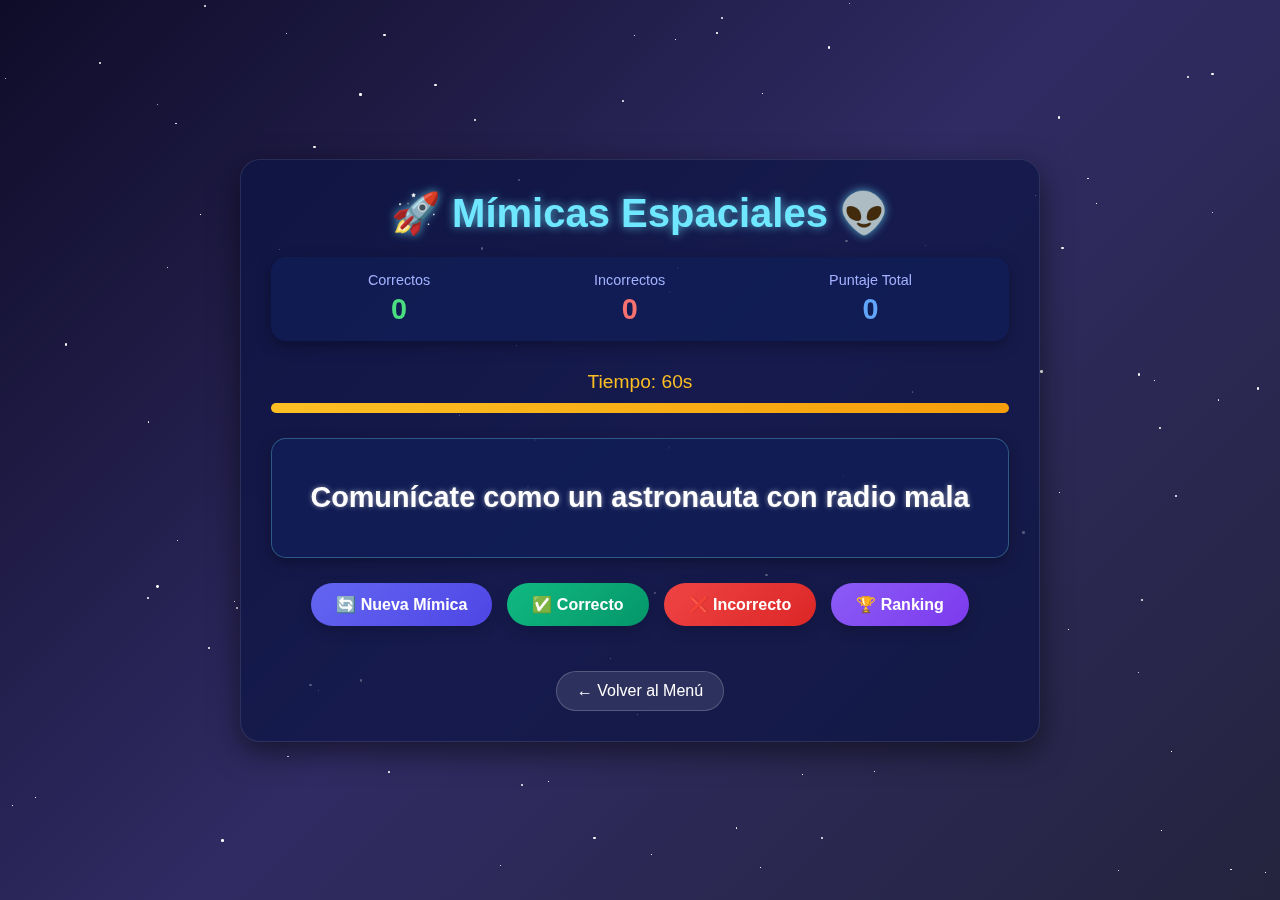
<file: juego1.html>
<!DOCTYPE html>
<html lang="es">
<head>
    <meta charset="UTF-8">
    <meta name="viewport" content="width=device-width, initial-scale=1.0">
    <title>Mímicas Espaciales</title>
    <style>
        /* Estilos generales */
        * {
            margin: 0;
            padding: 0;
            box-sizing: border-box;
            font-family: 'Segoe UI', Tahoma, Geneva, Verdana, sans-serif;
        }

        body {
            background: linear-gradient(135deg, #0f0c29, #302b63, #24243e);
            color: white;
            min-height: 100vh;
            padding: 20px;
            display: flex;
            justify-content: center;
            align-items: center;
            overflow-x: hidden;
        }

        /* Estrellas de fondo */
        .stars {
            position: fixed;
            top: 0;
            left: 0;
            width: 100%;
            height: 100%;
            z-index: -1;
        }

        .star {
            position: absolute;
            background-color: white;
            border-radius: 50%;
            animation: twinkle 5s infinite;
        }

        @keyframes twinkle {
            0%, 100% { opacity: 0.2; }
            50% { opacity: 1; }
        }

        /* Contenedor principal */
        .game-container {
            background: rgba(12, 20, 69, 0.7);
            border-radius: 20px;
            padding: 30px;
            max-width: 800px;
            width: 100%;
            text-align: center;
            box-shadow: 0 10px 30px rgba(0, 0, 0, 0.5);
            border: 1px solid rgba(255, 255, 255, 0.1);
            position: relative;
            z-index: 1;
        }

        h1 {
            font-size: 2.5rem;
            margin-bottom: 20px;
            color: #6ee7ff;
            text-shadow: 0 0 10px rgba(110, 231, 255, 0.7);
        }

        /* Panel de puntuación */
        .score-panel {
            display: flex;
            justify-content: space-around;
            background: rgba(16, 30, 86, 0.8);
            border-radius: 15px;
            padding: 15px;
            margin-bottom: 30px;
            box-shadow: 0 5px 15px rgba(0, 0, 0, 0.3);
        }

        .score-item {
            display: flex;
            flex-direction: column;
            align-items: center;
        }

        .score-label {
            font-size: 0.9rem;
            margin-bottom: 5px;
            color: #a3b1ff;
        }

        .score-value {
            font-size: 1.8rem;
            font-weight: bold;
            color: white;
        }

        .correct { color: #4ade80; }
        .incorrect { color: #f87171; }
        .total { color: #60a5fa; }

        /* Temporizador */
        .timer-container {
            margin: 20px 0;
        }

        .timer {
            font-size: 1.2rem;
            color: #fbbf24;
            margin-bottom: 10px;
        }

        .progress-bar {
            height: 10px;
            background: rgba(255, 255, 255, 0.1);
            border-radius: 5px;
            overflow: hidden;
        }

        .progress {
            height: 100%;
            background: linear-gradient(90deg, #fbbf24, #f59e0b);
            width: 100%;
            transition: width 1s linear;
        }

        /* Mímica actual */
        .mimica-container {
            background: rgba(16, 30, 86, 0.8);
            border-radius: 15px;
            padding: 25px;
            margin: 25px 0;
            min-height: 120px;
            display: flex;
            align-items: center;
            justify-content: center;
            box-shadow: 0 5px 15px rgba(0, 0, 0, 0.3);
            border: 1px solid rgba(110, 231, 255, 0.3);
        }

        #mimicaTexto {
            font-size: 1.8rem;
            color: white;
            text-shadow: 0 0 5px rgba(255, 255, 255, 0.5);
        }

        /* Botones */
        .btn-group {
            display: flex;
            justify-content: center;
            gap: 15px;
            margin: 25px 0;
            flex-wrap: wrap;
        }

        button {
            padding: 12px 25px;
            border: none;
            border-radius: 50px;
            font-size: 1rem;
            font-weight: bold;
            cursor: pointer;
            transition: all 0.3s ease;
            box-shadow: 0 5px 15px rgba(0, 0, 0, 0.2);
        }

        button:hover {
            transform: translateY(-3px);
            box-shadow: 0 8px 20px rgba(0, 0, 0, 0.3);
        }

        button:active {
            transform: translateY(1px);
        }

        .menu-btn {
            background: linear-gradient(135deg, #6366f1, #4f46e5);
            color: white;
        }

        .btn-good {
            background: linear-gradient(135deg, #10b981, #059669);
            color: white;
        }

        .btn-bad {
            background: linear-gradient(135deg, #ef4444, #dc2626);
            color: white;
        }

        .ranking-btn {
            background: linear-gradient(135deg, #8b5cf6, #7c3aed);
            color: white;
        }

        .back-btn {
            display: inline-block;
            margin-top: 20px;
            padding: 10px 20px;
            background: rgba(255, 255, 255, 0.1);
            color: white;
            text-decoration: none;
            border-radius: 50px;
            transition: all 0.3s ease;
            border: 1px solid rgba(255, 255, 255, 0.2);
        }

        .back-btn:hover {
            background: rgba(255, 255, 255, 0.2);
            transform: translateY(-2px);
        }

        /* Efectos de animación */
        @keyframes pulse {
            0% { transform: scale(1); }
            50% { transform: scale(1.05); }
            100% { transform: scale(1); }
        }

        .pulse {
            animation: pulse 0.5s ease;
        }

        /* Modales */
        .modal {
            position: fixed;
            top: 0;
            left: 0;
            width: 100%;
            height: 100%;
            background: rgba(0, 0, 0, 0.8);
            display: flex;
            justify-content: center;
            align-items: center;
            z-index: 1000;
        }

        .modal-content {
            background: linear-gradient(135deg, #1e1b4b, #312e81);
            padding: 30px;
            border-radius: 20px;
            max-width: 500px;
            width: 90%;
            text-align: center;
            box-shadow: 0 10px 30px rgba(0, 0, 0, 0.5);
            border: 1px solid rgba(255, 255, 255, 0.1);
        }

        .modal h2 {
            margin-bottom: 20px;
            color: #6ee7ff;
        }

        .modal form {
            display: flex;
            flex-direction: column;
            gap: 15px;
            margin-top: 20px;
        }

        .modal input {
            padding: 12px;
            border-radius: 10px;
            border: 1px solid rgba(255, 255, 255, 0.2);
            background: rgba(255, 255, 255, 0.1);
            color: white;
            font-size: 1rem;
        }

        .modal button {
            margin-top: 10px;
        }

        #listaRanking {
            margin: 20px 0;
            max-height: 300px;
            overflow-y: auto;
        }

        .ranking-item {
            display: flex;
            justify-content: space-between;
            padding: 10px;
            border-bottom: 1px solid rgba(255, 255, 255, 0.1);
        }

        .ranking-nombre {
            text-align: left;
        }

        .ranking-puntaje {
            text-align: right;
            font-weight: bold;
            color: #6ee7ff;
        }

        /* Responsive */
        @media (max-width: 600px) {
            .game-container {
                padding: 20px;
            }

            h1 {
                font-size: 2rem;
            }

            .score-panel {
                flex-direction: column;
                gap: 15px;
            }

            .btn-group {
                flex-direction: column;
            }

            #mimicaTexto {
                font-size: 1.4rem;
            }
        }
    </style>
</head>

<body>
<!-- Fondo de estrellas -->
<div class="stars" id="stars"></div>

<div class="game-container">
    <h1>🚀 Mímicas Espaciales 👽</h1>

    <div class="score-panel">
        <div class="score-item">
            <div class="score-label">Correctos</div>
            <div id="correctos" class="score-value correct">0</div>
        </div>
        <div class="score-item">
            <div class="score-label">Incorrectos</div>
            <div id="incorrectos" class="score-value incorrect">0</div>
        </div>
        <div class="score-item">
            <div class="score-label">Puntaje Total</div>
            <div id="total" class="score-value total">0</div>
        </div>
    </div>

    <div class="timer-container">
        <div class="timer">Tiempo: <span id="tiempo">60</span>s</div>
        <div class="progress-bar">
            <div class="progress" id="progress"></div>
        </div>
    </div>

    <div class="mimica-container">
        <h2 id="mimicaTexto">Cargando mímica...</h2>
    </div>

    <div class="btn-group">
        <button class="menu-btn" onclick="nuevaMimica()">🔄 Nueva Mímica</button>
        <button class="btn-good" onclick="respuestaCorrecta()">✅ Correcto</button>
        <button class="btn-bad" onclick="respuestaIncorrecta()">❌ Incorrecto</button>
        <button class="ranking-btn" onclick="mostrarRanking()">🏆 Ranking</button>
    </div>

    <a href="menu.html" class="back-btn">← Volver al Menú</a>
</div>

<!-- Modal para ingresar nombre al final del juego -->
<div id="modalFinJuego" class="modal" style="display: none;">
    <div class="modal-content">
        <h2>¡Tiempo agotado!</h2>
        <p>Tu puntuación: <span id="puntuacionFinal"></span></p>
        <form id="formPuntaje">
            <label for="nombreJugador">Ingresa tu nombre:</label>
            <input type="text" id="nombreJugador" required maxlength="15">
            <button type="submit">Guardar en Ranking</button>
        </form>
    </div>
</div>

<!-- Modal para mostrar el ranking -->
<div id="modalRanking" class="modal" style="display: none;">
    <div class="modal-content">
        <h2>🏆 Ranking de Mímicas Espaciales</h2>
        <div id="listaRanking"></div>
        <button onclick="cerrarModalRanking()">Cerrar</button>
    </div>
</div>

<script>
    // Base de datos de mímicas espaciales expandida
    const mímicas = [
        "Imita a un alien saludando",
        "Actúa como si flotaras sin gravedad",
        "Simula manejar una nave espacial",
        "Imita un robot espacial defectuoso",
        "Haz como que esquivas meteoritos",
        "Comunícate como un astronauta con radio mala",
        "Finge que descubres un planeta nuevo",
        "Imita a un cohete despegando",
        "Representa un extraterrestre comiendo comida terrestre por primera vez",
        "Simula caminar en la Luna con baja gravedad",
        "Imita a un satélite girando alrededor de la Tierra",
        "Actúa como un astronauta reparando su traje en el espacio",
        "Representa un agujero negro absorbiendo objetos cercanos",
        "Simula el aterrizaje de emergencia en un planeta desconocido",
        "Imita a un marciano bailando música terrestre",
        "Actúa como si estuvieras en una caminata espacial",
        "Representa el despegue de un cohete en cámara lenta",
        "Simula la comunicación con una inteligencia extraterrestre",
        "Imita a un astronauta comiendo en el espacio",
        "Representa la vida en una estación espacial",
        "Simula la recolección de muestras en Marte",
        "Imita un OVNI volando en forma de zigzag",
        "Representa la falta de oxígeno en el espacio",
        "Simula la instalación de paneles solares en una nave",
        "Imita un robot explorador de planetas"
    ];

    // Variables del juego
    let correctos = 0;
    let incorrectos = 0;
    let tiempoRestante = 60;
    let temporizador;
    let mímicasUsadas = [];

    // Elementos DOM
    const mimicaTexto = document.getElementById("mimicaTexto");
    const tiempoElemento = document.getElementById("tiempo");
    const progressBar = document.getElementById("progress");
    const modalFinJuego = document.getElementById("modalFinJuego");
    const modalRanking = document.getElementById("modalRanking");
    const formPuntaje = document.getElementById("formPuntaje");
    const puntuacionFinal = document.getElementById("puntuacionFinal");
    const listaRanking = document.getElementById("listaRanking");

    // Inicializar el juego
    function iniciarJuego() {
        // Crear estrellas de fondo
        crearEstrellas();

        // Iniciar temporizador
        iniciarTemporizador();

        // Mostrar primera mímica
        nuevaMimica();

        // Configurar el formulario para guardar puntaje
        formPuntaje.addEventListener('submit', guardarPuntaje);
    }

    // Crear estrellas animadas en el fondo
    function crearEstrellas() {
        const starsContainer = document.getElementById("stars");
        const starCount = 100;

        for (let i = 0; i < starCount; i++) {
            const star = document.createElement("div");
            star.classList.add("star");

            // Tamaño aleatorio
            const size = Math.random() * 3;
            star.style.width = `${size}px`;
            star.style.height = `${size}px`;

            // Posición aleatoria
            star.style.left = `${Math.random() * 100}%`;
            star.style.top = `${Math.random() * 100}%`;

            // Retraso de animación aleatorio
            star.style.animationDelay = `${Math.random() * 5}s`;

            starsContainer.appendChild(star);
        }
    }

    // Iniciar temporizador del juego
    function iniciarTemporizador() {
        tiempoRestante = 60;
        actualizarTemporizador();

        temporizador = setInterval(() => {
            tiempoRestante--;
            actualizarTemporizador();

            if (tiempoRestante <= 0) {
                clearInterval(temporizador);
                finDelJuego();
            }
        }, 1000);
    }

    // Actualizar visualización del temporizador
    function actualizarTemporizador() {
        tiempoElemento.textContent = tiempoRestante;
        progressBar.style.width = `${(tiempoRestante / 60) * 100}%`;

        // Cambiar color según el tiempo restante
        if (tiempoRestante <= 10) {
            progressBar.style.background = "linear-gradient(90deg, #ef4444, #dc2626)";
        } else if (tiempoRestante <= 30) {
            progressBar.style.background = "linear-gradient(90deg, #f59e0b, #d97706)";
        }
    }

    // Generar una nueva mímica
    function nuevaMimica() {
        // Reiniciar el temporizador si se acabó el tiempo
        if (tiempoRestante <= 0) {
            reiniciarJuego();
            return;
        }

        // Si ya usamos todas las mímicas, reiniciamos la lista
        if (mímicasUsadas.length === mímicas.length) {
            mímicasUsadas = [];
        }

        // Seleccionar una mímica no usada recientemente
        let mímica;
        do {
            mímica = mímicas[Math.floor(Math.random() * mímicas.length)];
        } while (mímicasUsadas.includes(mímica) && mímicasUsadas.length < mímicas.length);

        // Agregar a usadas y mantener solo las últimas 5
        mímicasUsadas.push(mímica);
        if (mímicasUsadas.length > 5) {
            mímicasUsadas.shift();
        }

        // Mostrar la mímica con efecto
        mimicaTexto.textContent = mímica;
        mimicaTexto.parentElement.classList.add("pulse");

        // Remover la clase de animación después de que termine
        setTimeout(() => {
            mimicaTexto.parentElement.classList.remove("pulse");
        }, 500);
    }

    // Manejar respuesta correcta
    function respuestaCorrecta() {
        correctos++;
        actualizarPuntaje();

        // Efecto visual de acierto
        document.querySelector(".score-item:nth-child(1)").classList.add("pulse");
        setTimeout(() => {
            document.querySelector(".score-item:nth-child(1)").classList.remove("pulse");
        }, 500);

        nuevaMimica();
    }

    // Manejar respuesta incorrecta
    function respuestaIncorrecta() {
        incorrectos++;
        actualizarPuntaje();

        // Efecto visual de error
        document.querySelector(".score-item:nth-child(2)").classList.add("pulse");
        setTimeout(() => {
            document.querySelector(".score-item:nth-child(2)").classList.remove("pulse");
        }, 500);

        nuevaMimica();
    }

    // Actualizar la puntuación en pantalla
    function actualizarPuntaje() {
        document.getElementById("correctos").textContent = correctos;
        document.getElementById("incorrectos").textContent = incorrectos;
        document.getElementById("total").textContent = correctos - incorrectos;
    }

    // Finalizar el juego
    function finDelJuego() {
        mimicaTexto.textContent = "¡Tiempo agotado!";

        // Mostrar resultado final
        setTimeout(() => {
            const puntuacion = correctos - incorrectos;
            puntuacionFinal.textContent = puntuacion;

            // Mostrar modal para ingresar nombre
            modalFinJuego.style.display = 'flex';
        }, 1500);
    }

    // Guardar puntaje en el ranking
    function guardarPuntaje(e) {
        e.preventDefault();

        const nombre = document.getElementById('nombreJugador').value.trim();
        const puntuacion = correctos - incorrectos;

        if (nombre) {
            // Obtener ranking actual del localStorage
            let ranking = JSON.parse(localStorage.getItem('rankingMimicasEspaciales')) || [];

            // Agregar nuevo puntaje
            ranking.push({ nombre, puntuacion });

            // Ordenar por puntuación (descendente)
            ranking.sort((a, b) => b.puntuacion - a.puntuacion);

            // Mantener solo los top 10
            ranking = ranking.slice(0, 10);

            // Guardar en localStorage
            localStorage.setItem('rankingMimicasEspaciales', JSON.stringify(ranking));

            // Cerrar modal y mostrar ranking
            modalFinJuego.style.display = 'none';
            mostrarRanking();
        }
    }

    // Mostrar el ranking
    function mostrarRanking() {
        // Obtener ranking del localStorage
        const ranking = JSON.parse(localStorage.getItem('rankingMimicasEspaciales')) || [];

        // Limpiar lista
        listaRanking.innerHTML = '';

        if (ranking.length === 0) {
            listaRanking.innerHTML = '<p>No hay puntuaciones aún. ¡Sé el primero!</p>';
        } else {
            // Crear elementos para cada puntuación
            ranking.forEach((item, index) => {
                const div = document.createElement('div');
                div.className = 'ranking-item';

                // Destacar las primeras tres posiciones
                let emoji = '';
                if (index === 0) emoji = '🥇';
                else if (index === 1) emoji = '🥈';
                else if (index === 2) emoji = '🥉';

                div.innerHTML = `
                        <span class="ranking-nombre">${emoji} ${index + 1}. ${item.nombre}</span>
                        <span class="ranking-puntaje">${item.puntuacion} pts</span>
                    `;
                listaRanking.appendChild(div);
            });
        }

        // Mostrar modal
        modalRanking.style.display = 'flex';
    }

    // Cerrar modal del ranking
    function cerrarModalRanking() {
        modalRanking.style.display = 'none';
    }

    // Reiniciar el juego
    function reiniciarJuego() {
        correctos = 0;
        incorrectos = 0;
        actualizarPuntaje();

        // Restaurar botones originales
        const btnGroup = document.querySelector(".btn-group");
        btnGroup.innerHTML = `
                <button class="menu-btn" onclick="nuevaMimica()">🔄 Nueva Mímica</button>
                <button class="btn-good" onclick="respuestaCorrecta()">✅ Correcto</button>
                <button class="btn-bad" onclick="respuestaIncorrecta()">❌ Incorrecto</button>
                <button class="ranking-btn" onclick="mostrarRanking()">🏆 Ranking</button>
            `;

        // Reiniciar temporizador
        clearInterval(temporizador);
        iniciarTemporizador();

        // Nueva mímica
        nuevaMimica();
    }

    // Iniciar el juego cuando se carga la página
    window.onload = iniciarJuego;
</script>
</body>
</html>
</file>
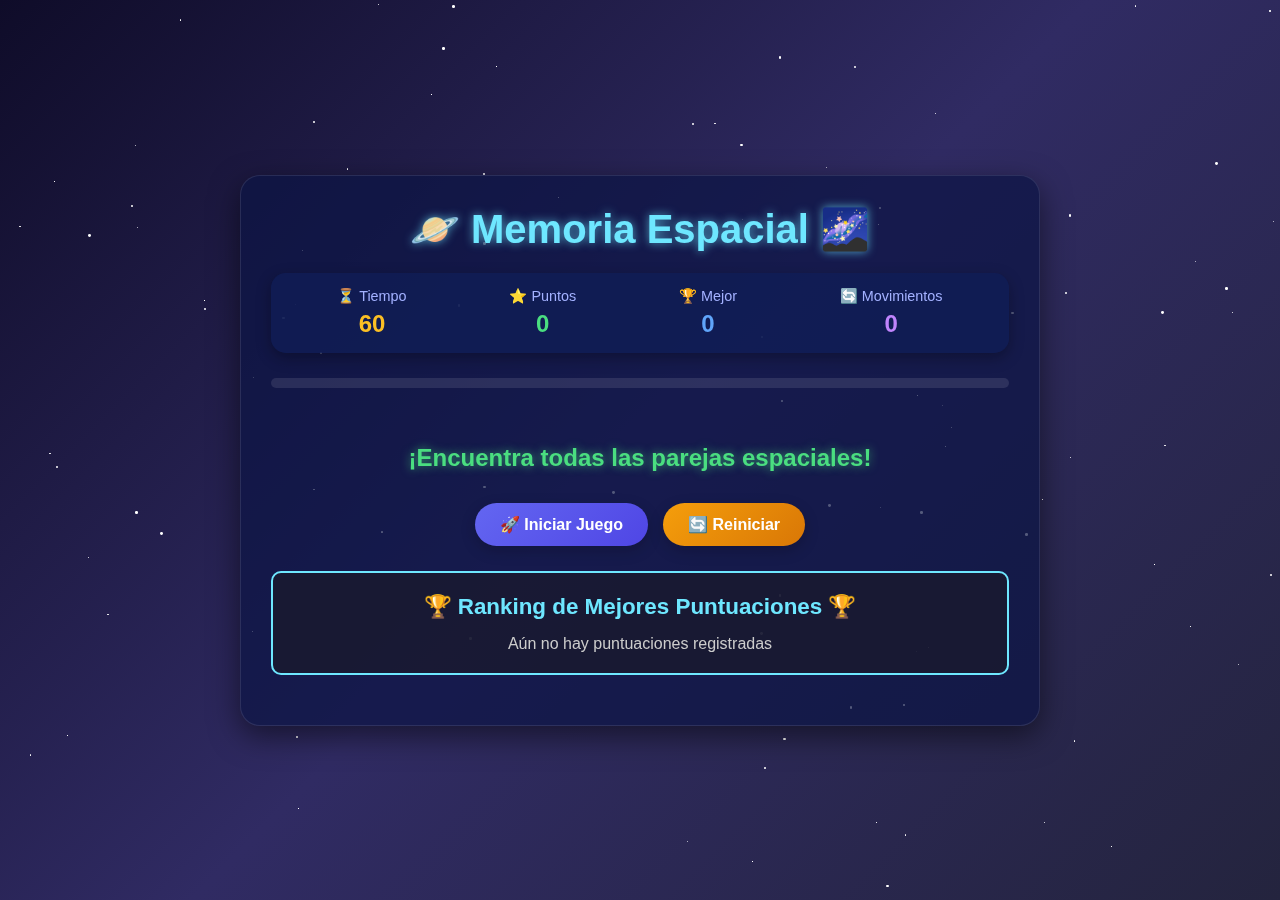
<file: juego3.html>
<!DOCTYPE html>
<html lang="es">
<head>
    <meta charset="UTF-8">
    <meta name="viewport" content="width=device-width, initial-scale=1.0">
    <title>Memoria Espacial</title>
    <style>
        * {
            margin: 0;
            padding: 0;
            box-sizing: border-box;
            font-family: 'Segoe UI', Tahoma, Geneva, Verdana, sans-serif;
        }

        body {
            background: linear-gradient(135deg, #0f0c29, #302b63, #24243e);
            color: white;
            min-height: 100vh;
            padding: 20px;
            display: flex;
            justify-content: center;
            align-items: center;
            overflow-x: hidden;
        }

        /* Estrellas de fondo */
        .stars {
            position: fixed;
            top: 0;
            left: 0;
            width: 100%;
            height: 100%;
            z-index: -1;
        }

        .star {
            position: absolute;
            background-color: white;
            border-radius: 50%;
            animation: twinkle 5s infinite;
        }

        @keyframes twinkle {
            0%, 100% { opacity: 0.2; }
            50% { opacity: 1; }
        }

        /* Contenedor principal */
        .game-container {
            background: rgba(12, 20, 69, 0.7);
            border-radius: 20px;
            padding: 30px;
            max-width: 800px;
            width: 100%;
            text-align: center;
            box-shadow: 0 10px 30px rgba(0, 0, 0, 0.5);
            border: 1px solid rgba(255, 255, 255, 0.1);
            position: relative;
            z-index: 1;
        }

        h1 {
            font-size: 2.5rem;
            margin-bottom: 20px;
            color: #6ee7ff;
            text-shadow: 0 0 10px rgba(110, 231, 255, 0.7);
        }

        /* Panel de información */
        .info-panel {
            display: flex;
            justify-content: space-around;
            background: rgba(16, 30, 86, 0.8);
            border-radius: 15px;
            padding: 15px;
            margin-bottom: 25px;
            box-shadow: 0 5px 15px rgba(0, 0, 0, 0.3);
        }

        .info-item {
            display: flex;
            flex-direction: column;
            align-items: center;
        }

        .info-label {
            font-size: 0.9rem;
            margin-bottom: 5px;
            color: #a3b1ff;
        }

        .info-value {
            font-size: 1.5rem;
            font-weight: bold;
            color: white;
        }

        .time { color: #fbbf24; }
        .score { color: #4ade80; }
        .best { color: #60a5fa; }
        .moves { color: #c084fc; }

        /* Barra de progreso */
        .progress-container {
            margin: 15px 0;
        }

        .progress-bar {
            height: 10px;
            background: rgba(255, 255, 255, 0.1);
            border-radius: 5px;
            overflow: hidden;
        }

        .progress {
            height: 100%;
            background: linear-gradient(90deg, #6ee7ff, #4fd1e7);
            width: 0%;
            transition: width 0.5s ease;
        }

        /* Tablero de juego */
        #game-board {
            display: grid;
            grid-template-columns: repeat(4, 1fr);
            gap: 15px;
            margin: 25px auto;
            max-width: 500px;
        }

        .card {
            aspect-ratio: 1;
            position: relative;
            cursor: pointer;
            transition: all 0.3s ease;
            transform-style: preserve-3d;
            perspective: 1000px;
        }

        .card-inner {
            position: absolute;
            width: 100%;
            height: 100%;
            transition: transform 0.6s;
            transform-style: preserve-3d;
            border-radius: 12px;
            box-shadow: 0 4px 8px rgba(0, 0, 0, 0.3);
        }

        .card.flipped .card-inner {
            transform: rotateY(180deg);
        }

        .card-front, .card-back {
            position: absolute;
            width: 100%;
            height: 100%;
            backface-visibility: hidden;
            border-radius: 12px;
            display: flex;
            justify-content: center;
            align-items: center;
            font-size: 2.5rem;
        }

        .card-front {
            background: linear-gradient(135deg, #6366f1, #4f46e5);
            transform: rotateY(180deg);
            box-shadow: 0 0 15px rgba(110, 231, 255, 0.5);
        }

        .card-back {
            background: linear-gradient(135deg, #1e1b4b, #312e81);
            color: #6ee7ff;
            border: 2px solid #6ee7ff;
        }

        .card.matched .card-front {
            background: linear-gradient(135deg, #10b981, #059669);
            box-shadow: 0 0 15px rgba(16, 185, 129, 0.7);
        }

        .card:hover:not(.flipped):not(.matched) .card-back {
            transform: scale(1.05);
            box-shadow: 0 6px 12px rgba(110, 231, 255, 0.5);
        }

        /* Panel de control */
        .controls {
            display: flex;
            justify-content: center;
            gap: 15px;
            margin: 25px 0;
            flex-wrap: wrap;
        }

        button {
            padding: 12px 25px;
            border: none;
            border-radius: 50px;
            font-size: 1rem;
            font-weight: bold;
            cursor: pointer;
            transition: all 0.3s ease;
            box-shadow: 0 5px 15px rgba(0, 0, 0, 0.2);
        }

        button:hover {
            transform: translateY(-3px);
            box-shadow: 0 8px 20px rgba(0, 0, 0, 0.3);
        }

        button:active {
            transform: translateY(1px);
        }

        .start-btn {
            background: linear-gradient(135deg, #6366f1, #4f46e5);
            color: white;
        }

        .restart-btn {
            background: linear-gradient(135deg, #f59e0b, #d97706);
            color: white;
        }

        /* Mensajes del juego */
        #game-message {
            margin-top: 20px;
            font-size: 1.5rem;
            font-weight: bold;
            min-height: 40px;
            display: flex;
            justify-content: center;
            align-items: center;
        }

        .success {
            color: #4ade80;
            text-shadow: 0 0 10px rgba(74, 222, 128, 0.7);
        }

        .warning {
            color: #fbbf24;
        }

        .error {
            color: #f87171;
        }

        /* Ranking */
        .ranking-section {
            margin: 20px 0;
            padding: 20px;
            background: rgba(26, 26, 46, 0.8);
            border-radius: 10px;
            border: 2px solid #6ee7ff;
        }

        .ranking-section h3 {
            margin: 0 0 15px 0;
            color: #6ee7ff;
            text-align: center;
            font-size: 1.4em;
        }

        .ranking-list {
            max-height: 200px;
            overflow-y: auto;
        }

        .ranking-item {
            display: flex;
            justify-content: space-between;
            padding: 10px;
            margin: 5px 0;
            background: rgba(110, 231, 255, 0.1);
            border-radius: 5px;
            border-left: 3px solid #6ee7ff;
        }

        .ranking-position {
            font-weight: bold;
            color: #6ee7ff;
            min-width: 30px;
        }

        .ranking-name {
            flex: 1;
            margin: 0 10px;
            color: #fff;
        }

        .ranking-score {
            color: #fff;
            font-weight: bold;
        }

        /* Modal para nombre */
        .modal {
            display: none;
            position: fixed;
            top: 0;
            left: 0;
            width: 100%;
            height: 100%;
            background: rgba(0, 0, 0, 0.7);
            z-index: 1000;
            justify-content: center;
            align-items: center;
        }

        .modal-content {
            background: linear-gradient(135deg, #1e1b4b, #312e81);
            padding: 30px;
            border-radius: 15px;
            text-align: center;
            max-width: 400px;
            width: 90%;
            box-shadow: 0 10px 30px rgba(0, 0, 0, 0.5);
            border: 2px solid #6ee7ff;
        }

        .modal h2 {
            margin-bottom: 20px;
            color: #6ee7ff;
        }

        .name-input {
            padding: 12px 15px;
            border-radius: 8px;
            border: 2px solid #6ee7ff;
            background: rgba(255, 255, 255, 0.1);
            color: white;
            font-size: 1em;
            width: 100%;
            margin-bottom: 20px;
        }

        .name-input::placeholder {
            color: rgba(255, 255, 255, 0.5);
        }

        /* Responsive */
        @media (max-width: 600px) {
            .game-container {
                padding: 20px;
            }

            h1 {
                font-size: 2rem;
            }

            .info-panel {
                flex-direction: column;
                gap: 15px;
            }

            #game-board {
                grid-template-columns: repeat(3, 1fr);
                gap: 10px;
            }

            .card-front, .card-back {
                font-size: 2rem;
            }

            .controls {
                flex-direction: column;
            }
        }

        /* Animaciones */
        @keyframes pulse {
            0% { transform: scale(1); }
            50% { transform: scale(1.05); }
            100% { transform: scale(1); }
        }

        .pulse {
            animation: pulse 0.5s ease;
        }

        @keyframes celebration {
            0% { transform: translateY(0px); }
            25% { transform: translateY(-10px); }
            50% { transform: translateY(0px); }
            75% { transform: translateY(-5px); }
            100% { transform: translateY(0px); }
        }

        .celebration {
            animation: celebration 0.5s ease;
        }
    </style>
</head>
<body>
<!-- Fondo de estrellas -->
<div class="stars" id="stars"></div>

<div class="game-container">
    <h1>🪐 Memoria Espacial 🌌</h1>

    <div class="info-panel">
        <div class="info-item">
            <div class="info-label">⏳ Tiempo</div>
            <div id="time" class="info-value time">60</div>
        </div>
        <div class="info-item">
            <div class="info-label">⭐ Puntos</div>
            <div id="score" class="info-value score">0</div>
        </div>
        <div class="info-item">
            <div class="info-label">🏆 Mejor</div>
            <div id="best-score" class="info-value best">0</div>
        </div>
        <div class="info-item">
            <div class="info-label">🔄 Movimientos</div>
            <div id="moves" class="info-value moves">0</div>
        </div>
    </div>

    <div class="progress-container">
        <div class="progress-bar">
            <div class="progress" id="progress"></div>
        </div>
    </div>

    <div id="game-board"></div>

    <div id="game-message" class="success">¡Encuentra todas las parejas espaciales!</div>

    <div class="controls">
        <button class="start-btn" onclick="iniciarJuego()">🚀 Iniciar Juego</button>
        <button class="restart-btn" onclick="reiniciarJuego()">🔄 Reiniciar</button>
    </div>

    <div class="ranking-section">
        <h3>🏆 Ranking de Mejores Puntuaciones 🏆</h3>
        <div class="ranking-list" id="ranking-list">
            <p style="text-align: center; color: #ccc;">Aún no hay puntuaciones registradas</p>
        </div>
    </div>
</div>

<div class="modal" id="name-modal">
    <div class="modal-content">
        <h2>🎉 ¡Felicidades! 🎉</h2>
        <p>Has completado el juego con <span id="final-score">0</span> puntos</p>
        <input type="text" class="name-input" id="player-name" placeholder="Ingresa tu nombre" maxlength="20">
        <button class="start-btn" onclick="guardarPuntuacion()">Guardar Puntuación</button>
    </div>
</div>

<script>
    // Elementos del DOM
    const gameBoard = document.getElementById("game-board");
    const scoreText = document.getElementById("score");
    const timeText = document.getElementById("time");
    const bestScoreText = document.getElementById("best-score");
    const movesText = document.getElementById("moves");
    const gameMessage = document.getElementById("game-message");
    const progressBar = document.getElementById("progress");
    const rankingList = document.getElementById("ranking-list");
    const nameModal = document.getElementById("name-modal");
    const finalScore = document.getElementById("final-score");
    const playerNameInput = document.getElementById("player-name");

    // Variables del juego
    let score = 0;
    let moves = 0;
    let timeLeft = 60;
    let timer;
    let gameActive = false;
    let allowClick = true;
    let firstCard = null;
    let matchedPairs = 0;
    let totalPairs = 0;

    // Iconos espaciales para las cartas
    const icons = ["🪐", "🚀", "👽", "🌙", "⭐", "🛸", "☄️", "🛰️", "🌌", "🔭", "👨‍🚀", "💫"];

    // Crear estrellas de fondo
    function crearEstrellas() {
        const starsContainer = document.getElementById("stars");
        const starCount = 100;

        for (let i = 0; i < starCount; i++) {
            const star = document.createElement("div");
            star.classList.add("star");

            // Tamaño aleatorio
            const size = Math.random() * 3;
            star.style.width = `${size}px`;
            star.style.height = `${size}px`;

            // Posición aleatoria
            star.style.left = `${Math.random() * 100}%`;
            star.style.top = `${Math.random() * 100}%`;

            // Retraso de animación aleatorio
            star.style.animationDelay = `${Math.random() * 5}s`;

            starsContainer.appendChild(star);
        }
    }

    // Inicializar el juego
    function inicializarJuego() {
        // Reiniciar variables
        gameBoard.innerHTML = '';
        score = 0;
        moves = 0;
        matchedPairs = 0;
        timeLeft = 60;
        gameActive = true;
        allowClick = true;
        firstCard = null;

        // Actualizar UI
        scoreText.textContent = score;
        movesText.textContent = moves;
        timeText.textContent = timeLeft;
        progressBar.style.width = '0%';
        gameMessage.textContent = "¡Encuentra todas las parejas espaciales!";
        gameMessage.className = "success";

        // Crear mazo de cartas
        let deck = [];
        const selectedIcons = [...icons].sort(() => Math.random() - 0.5).slice(0, 6);
        deck = [...selectedIcons, ...selectedIcons];
        totalPairs = selectedIcons.length;

        // Mezclar cartas
        deck.sort(() => Math.random() - 0.5);

        // Crear tablero
        deck.forEach(icon => {
            const card = document.createElement("div");
            card.classList.add("card");
            card.dataset.icon = icon;

            const cardInner = document.createElement("div");
            cardInner.classList.add("card-inner");

            const cardFront = document.createElement("div");
            cardFront.classList.add("card-front");
            cardFront.textContent = icon;

            const cardBack = document.createElement("div");
            cardBack.classList.add("card-back");
            cardBack.textContent = "🌌";

            cardInner.appendChild(cardFront);
            cardInner.appendChild(cardBack);
            card.appendChild(cardInner);
            gameBoard.appendChild(card);

            card.addEventListener("click", () => flipCard(card));
        });

        // Iniciar temporizador
        clearInterval(timer);
        timer = setInterval(updateTimer, 1000);

        // Cargar mejores puntuaciones
        cargarRanking();
    }

    // Voltear carta
    function flipCard(card) {
        if (!gameActive || !allowClick || card.classList.contains("flipped") || card.classList.contains("matched")) {
            return;
        }

        card.classList.add("flipped");

        if (!firstCard) {
            firstCard = card;
            return;
        }

        // Segundo click - verificar si hay coincidencia
        allowClick = false;
        moves++;
        movesText.textContent = moves;

        if (firstCard.dataset.icon === card.dataset.icon) {
            // Coincidencia encontrada
            setTimeout(() => {
                firstCard.classList.add("matched");
                card.classList.add("matched");

                score += 10;
                scoreText.textContent = score;
                scoreText.classList.add("pulse");
                setTimeout(() => scoreText.classList.remove("pulse"), 500);

                matchedPairs++;
                const progress = (matchedPairs / totalPairs) * 100;
                progressBar.style.width = `${progress}%`;

                resetTurn();

                // Verificar si el juego ha terminado
                if (matchedPairs === totalPairs) {
                    juegoCompletado();
                }
            }, 500);
        } else {
            // No hay coincidencia
            setTimeout(() => {
                firstCard.classList.remove("flipped");
                card.classList.remove("flipped");
                resetTurn();
            }, 1000);
        }
    }

    // Reiniciar turno
    function resetTurn() {
        firstCard = null;
        allowClick = true;
    }

    // Actualizar temporizador
    function updateTimer() {
        if (!gameActive) return;

        timeLeft--;
        timeText.textContent = timeLeft;

        if (timeLeft <= 10) {
            timeText.classList.add("error");
            gameMessage.textContent = `¡Apresúrate! Te quedan ${timeLeft} segundos`;
            gameMessage.className = "error";
        }

        if (timeLeft <= 0) {
            gameOver();
        }
    }

    // Juego completado
    function juegoCompletado() {
        gameActive = false;
        clearInterval(timer);

        // Bonus por tiempo restante
        const timeBonus = Math.floor(timeLeft * 0.5);
        score += timeBonus;
        scoreText.textContent = score;

        gameMessage.textContent = `¡Felicidades! Completaste el juego con ${score} puntos`;
        gameMessage.className = "success celebration";

        // Mostrar modal para guardar puntuación
        setTimeout(() => {
            finalScore.textContent = score;
            nameModal.style.display = "flex";
            playerNameInput.focus();
        }, 1000);
    }

    // Game over
    function gameOver() {
        gameActive = false;
        clearInterval(timer);

        gameMessage.textContent = "⏰ ¡Tiempo agotado!";
        gameMessage.className = "error";

        // Desvoltear todas las cartas
        document.querySelectorAll('.card').forEach(card => {
            if (!card.classList.contains("matched")) {
                card.classList.remove("flipped");
            }
        });
    }

    // Guardar puntuación
    function guardarPuntuacion() {
        const playerName = playerNameInput.value.trim();
        if (!playerName) {
            alert("Por favor, ingresa tu nombre");
            return;
        }

        // Obtener ranking actual
        let ranking = JSON.parse(localStorage.getItem("memoryRanking")) || [];

        // Agregar nueva puntuación
        ranking.push({
            name: playerName,
            score: score,
            date: new Date().toLocaleDateString('es-ES')
        });

        // Ordenar por puntuación (descendente)
        ranking.sort((a, b) => b.score - a.score);

        // Mantener solo las top 10
        ranking = ranking.slice(0, 10);

        // Guardar en localStorage
        localStorage.setItem("memoryRanking", JSON.stringify(ranking));

        // Actualizar mejor puntuación
        const bestScore = Math.max(...ranking.map(item => item.score), 0);
        bestScoreText.textContent = bestScore;

        // Cerrar modal y actualizar ranking
        nameModal.style.display = "none";
        cargarRanking();
    }

    // Cargar ranking
    function cargarRanking() {
        const ranking = JSON.parse(localStorage.getItem("memoryRanking")) || [];

        if (ranking.length === 0) {
            rankingList.innerHTML = '<p style="text-align: center; color: #ccc;">Aún no hay puntuaciones registradas</p>';
            return;
        }

        rankingList.innerHTML = ranking.map((item, index) => {
            const isTop = index === 0;
            const medal = index === 0 ? '🥇' : index === 1 ? '🥈' : index === 2 ? '🥉' : '';
            return `
                    <div class="ranking-item ${isTop ? 'pulse' : ''}">
                        <span class="ranking-position">${medal} ${index + 1}.</span>
                        <span class="ranking-name">${item.name}</span>
                        <span class="ranking-score">${item.score} pts</span>
                    </div>
                `;
        }).join('');
    }

    // Reiniciar juego
    function reiniciarJuego() {
        clearInterval(timer);
        inicializarJuego();
    }

    // Iniciar juego automáticamente al cargar la página
    function iniciarJuego() {
        reiniciarJuego();
    }

    // Cargar ranking al iniciar
    window.onload = () => {
        crearEstrellas();
        cargarRanking();
        // No iniciar el juego automáticamente, esperar a que el usuario haga clic
    };

    // Permitir guardar con Enter
    playerNameInput.addEventListener("keypress", (e) => {
        if (e.key === "Enter") {
            guardarPuntuacion();
        }
    });
</script>
</body>
</html>
</file>
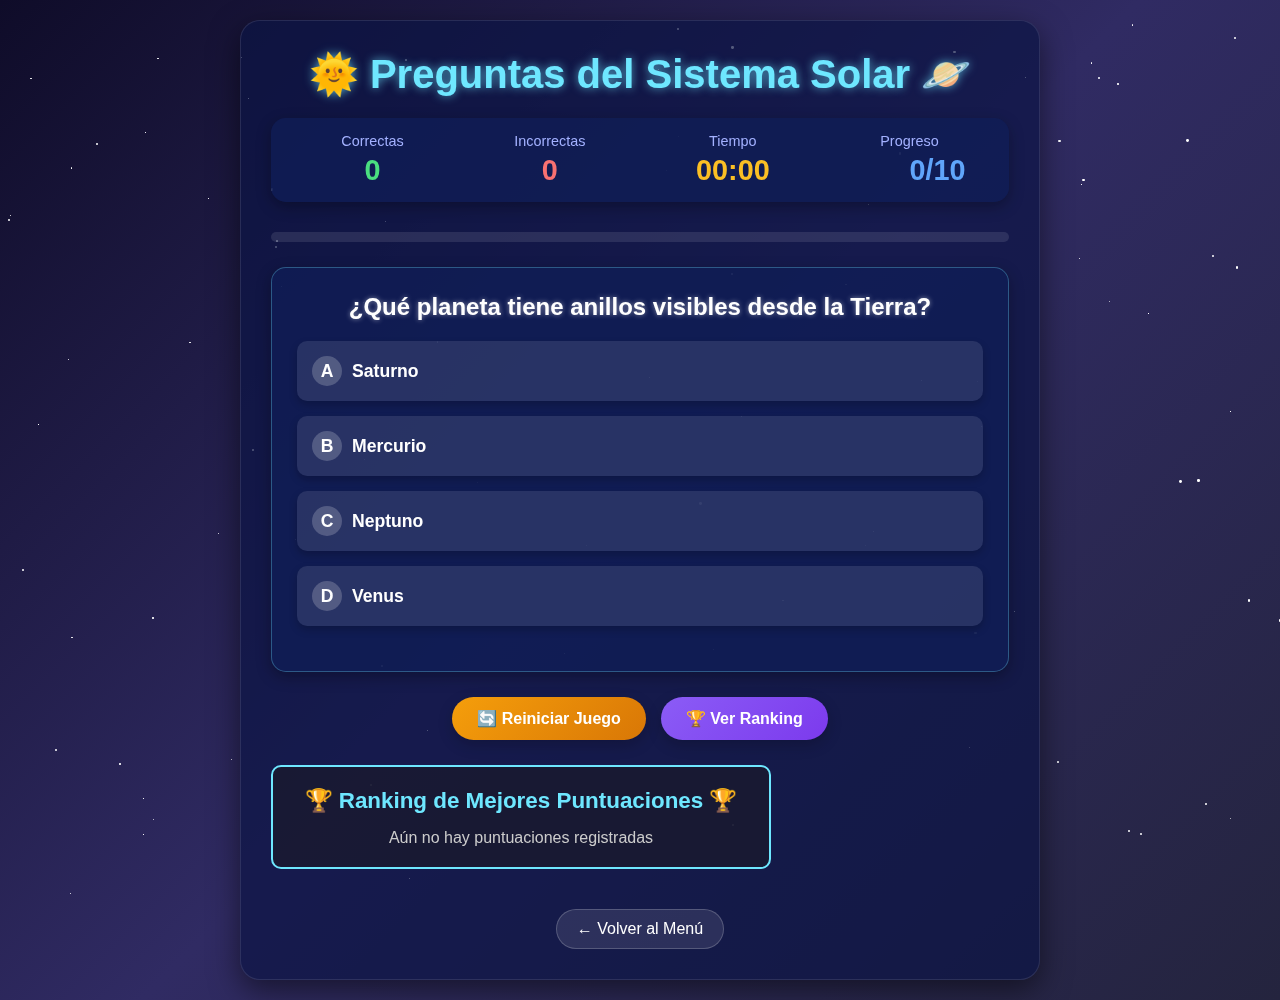
<file: juego4.html>
<!DOCTYPE html>
<html lang="es">
<head>
    <meta charset="UTF-8">
    <meta name="viewport" content="width=device-width, initial-scale=1.0">
    <title>Preguntas del Sistema Solar</title>
    <style>
        * {
            margin: 0;
            padding: 0;
            box-sizing: border-box;
            font-family: 'Segoe UI', Tahoma, Geneva, Verdana, sans-serif;
        }

        body {
            background: linear-gradient(135deg, #0f0c29, #302b63, #24243e);
            color: white;
            min-height: 100vh;
            padding: 20px;
            display: flex;
            justify-content: center;
            align-items: center;
            overflow-x: hidden;
        }

        /* Estrellas de fondo */
        .stars {
            position: fixed;
            top: 0;
            left: 0;
            width: 100%;
            height: 100%;
            z-index: -1;
        }

        .star {
            position: absolute;
            background-color: white;
            border-radius: 50%;
            animation: twinkle 5s infinite;
        }

        @keyframes twinkle {
            0%, 100% { opacity: 0.2; }
            50% { opacity: 1; }
        }

        /* Contenedor principal */
        .game-container {
            background: rgba(12, 20, 69, 0.7);
            border-radius: 20px;
            padding: 30px;
            max-width: 800px;
            width: 100%;
            text-align: center;
            box-shadow: 0 10px 30px rgba(0, 0, 0, 0.5);
            border: 1px solid rgba(255, 255, 255, 0.1);
            position: relative;
            z-index: 1;
        }

        h1 {
            font-size: 2.5rem;
            margin-bottom: 20px;
            color: #6ee7ff;
            text-shadow: 0 0 10px rgba(110, 231, 255, 0.7);
        }

        /* Panel de puntuación */
        .score-panel {
            display: flex;
            justify-content: space-around;
            background: rgba(16, 30, 86, 0.8);
            border-radius: 15px;
            padding: 15px;
            margin-bottom: 30px;
            box-shadow: 0 5px 15px rgba(0, 0, 0, 0.3);
        }

        .score-item {
            display: flex;
            flex-direction: column;
            align-items: center;
        }

        .score-label {
            font-size: 0.9rem;
            margin-bottom: 5px;
            color: #a3b1ff;
        }

        .score-value {
            font-size: 1.8rem;
            font-weight: bold;
            color: white;
        }

        .correct { color: #4ade80; }
        .incorrect { color: #f87171; }
        .timer { color: #fbbf24; }
        .progress { color: #60a5fa; }

        /* Contenedor de preguntas */
        .question-container {
            background: rgba(16, 30, 86, 0.8);
            border-radius: 15px;
            padding: 25px;
            margin: 25px 0;
            box-shadow: 0 5px 15px rgba(0, 0, 0, 0.3);
            border: 1px solid rgba(110, 231, 255, 0.3);
        }

        #pregunta {
            font-size: 1.5rem;
            color: white;
            text-shadow: 0 0 5px rgba(255, 255, 255, 0.5);
            margin-bottom: 20px;
        }

        /* Opciones */
        .options {
            display: flex;
            flex-direction: column;
            gap: 15px;
            margin: 20px 0;
        }

        .option-btn {
            padding: 15px;
            border: none;
            border-radius: 10px;
            font-size: 1.1rem;
            cursor: pointer;
            transition: all 0.3s ease;
            box-shadow: 0 4px 8px rgba(0, 0, 0, 0.2);
            background: rgba(255, 255, 255, 0.1);
            color: white;
            text-align: left;
            display: flex;
            align-items: center;
            gap: 10px;
        }

        .option-btn:hover {
            transform: translateY(-3px);
            box-shadow: 0 6px 12px rgba(0, 0, 0, 0.3);
            background: rgba(255, 255, 255, 0.15);
        }

        .option-btn:active {
            transform: translateY(1px);
        }

        .option-btn.correct {
            background: linear-gradient(135deg, #10b981, #059669);
            box-shadow: 0 0 15px rgba(16, 185, 129, 0.5);
        }

        .option-btn.incorrect {
            background: linear-gradient(135deg, #ef4444, #dc2626);
            box-shadow: 0 0 15px rgba(239, 68, 68, 0.5);
        }

        .option-btn .option-letter {
            background: rgba(255, 255, 255, 0.2);
            width: 30px;
            height: 30px;
            border-radius: 50%;
            display: flex;
            justify-content: center;
            align-items: center;
            font-weight: bold;
        }

        /* Botones */
        .btn-group {
            display: flex;
            justify-content: center;
            gap: 15px;
            margin: 25px 0;
            flex-wrap: wrap;
        }

        button {
            padding: 12px 25px;
            border: none;
            border-radius: 50px;
            font-size: 1rem;
            font-weight: bold;
            cursor: pointer;
            transition: all 0.3s ease;
            box-shadow: 0 5px 15px rgba(0, 0, 0, 0.2);
        }

        button:hover {
            transform: translateY(-3px);
            box-shadow: 0 8px 20px rgba(0, 0, 0, 0.3);
        }

        button:active {
            transform: translateY(1px);
        }

        .menu-btn {
            background: linear-gradient(135deg, #6366f1, #4f46e5);
            color: white;
        }

        .restart-btn {
            background: linear-gradient(135deg, #f59e0b, #d97706);
            color: white;
        }

        .ranking-btn {
            background: linear-gradient(135deg, #8b5cf6, #7c3aed);
            color: white;
        }

        .back-btn {
            display: inline-block;
            margin-top: 20px;
            padding: 10px 20px;
            background: rgba(255, 255, 255, 0.1);
            color: white;
            text-decoration: none;
            border-radius: 50px;
            transition: all 0.3s ease;
            border: 1px solid rgba(255, 255, 255, 0.2);
        }

        .back-btn:hover {
            background: rgba(255, 255, 255, 0.2);
            transform: translateY(-2px);
        }

        /* Mensaje de fin de juego */
        .victory-message {
            display: none;
            position: fixed;
            top: 50%;
            left: 50%;
            transform: translate(-50%, -50%);
            background: linear-gradient(135deg, #667eea 0%, #764ba2 100%);
            color: white;
            padding: 30px 50px;
            border-radius: 15px;
            text-align: center;
            z-index: 1000;
            box-shadow: 0 10px 30px rgba(0,0,0,0.5);
            animation: fadeIn 0.5s;
            max-width: 500px;
            width: 90%;
        }

        @keyframes fadeIn {
            from { opacity: 0; transform: translate(-50%, -60%); }
            to { opacity: 1; transform: translate(-50%, -50%); }
        }

        .victory-message h2 {
            margin: 0 0 15px 0;
            font-size: 2em;
        }

        .victory-message p {
            margin: 10px 0;
            font-size: 1.2em;
        }

        .overlay {
            display: none;
            position: fixed;
            top: 0;
            left: 0;
            width: 100%;
            height: 100%;
            background: rgba(0,0,0,0.7);
            z-index: 999;
        }

        /* Ranking */
        .ranking-section {
            margin: 20px 0;
            padding: 20px;
            background: rgba(26, 26, 46, 0.8);
            border-radius: 10px;
            border: 2px solid #6ee7ff;
            max-width: 500px;
            width: 100%;
        }

        .ranking-section h3 {
            margin: 0 0 15px 0;
            color: #6ee7ff;
            text-align: center;
            font-size: 1.4em;
        }

        .ranking-list {
            max-height: 300px;
            overflow-y: auto;
        }

        .ranking-item {
            display: flex;
            justify-content: space-between;
            padding: 10px;
            margin: 5px 0;
            background: rgba(110, 231, 255, 0.1);
            border-radius: 5px;
            border-left: 3px solid #6ee7ff;
            transition: background 0.3s;
        }

        .ranking-item:hover {
            background: rgba(110, 231, 255, 0.2);
        }

        .ranking-item.top {
            background: linear-gradient(90deg, rgba(255, 215, 0, 0.2), rgba(110, 231, 255, 0.1));
            border-left-color: #ffd700;
        }

        .ranking-position {
            font-weight: bold;
            color: #6ee7ff;
            min-width: 30px;
        }

        .ranking-name {
            flex: 1;
            margin: 0 10px;
            color: #fff;
        }

        .ranking-stats {
            color: #ccc;
            font-size: 0.9em;
        }

        .name-input-form {
            margin: 20px 0;
            display: flex;
            flex-direction: column;
            gap: 15px;
            align-items: center;
        }

        .name-input-form input {
            padding: 12px 15px;
            border-radius: 8px;
            border: 2px solid #6ee7ff;
            background: rgba(255, 255, 255, 0.1);
            color: white;
            font-size: 1em;
            width: 100%;
            max-width: 300px;
        }

        .name-input-form input::placeholder {
            color: rgba(255, 255, 255, 0.5);
        }

        .name-input-form button {
            padding: 12px 25px;
            border-radius: 50px;
            border: none;
            background: #6ee7ff;
            color: #0f0c29;
            font-size: 1em;
            cursor: pointer;
            transition: all 0.3s;
            font-weight: bold;
        }

        .name-input-form button:hover {
            background: #4fd1e7;
            transform: translateY(-3px);
        }

        /* Barra de progreso */
        .progress-container {
            margin: 15px 0;
        }

        .progress-bar {
            height: 10px;
            background: rgba(255, 255, 255, 0.1);
            border-radius: 5px;
            overflow: hidden;
        }

        .progress {
            height: 100%;
            background: linear-gradient(90deg, #6ee7ff, #4fd1e7);
            width: 0%;
            transition: width 0.5s ease;
        }

        /* Responsive */
        @media (max-width: 600px) {
            .game-container {
                padding: 20px;
            }

            h1 {
                font-size: 2rem;
            }

            .score-panel {
                flex-direction: column;
                gap: 15px;
            }

            .btn-group {
                flex-direction: column;
            }

            #pregunta {
                font-size: 1.3rem;
            }
        }

        /* Animaciones */
        @keyframes pulse {
            0% { transform: scale(1); }
            50% { transform: scale(1.05); }
            100% { transform: scale(1); }
        }

        .pulse {
            animation: pulse 0.5s ease;
        }

        /* Efecto de brillo para elementos importantes */
        .glow {
            text-shadow: 0 0 10px currentColor;
        }
    </style>
</head>

<body>
<!-- Fondo de estrellas -->
<div class="stars" id="stars"></div>

<div class="game-container">
    <h1>🌞 Preguntas del Sistema Solar 🪐</h1>

    <div class="score-panel">
        <div class="score-item">
            <div class="score-label">Correctas</div>
            <div id="good" class="score-value correct">0</div>
        </div>
        <div class="score-item">
            <div class="score-label">Incorrectas</div>
            <div id="bad" class="score-value incorrect">0</div>
        </div>
        <div class="score-item">
            <div class="score-label">Tiempo</div>
            <div id="timer" class="score-value timer">00:00</div>
        </div>
        <div class="score-item">
            <div class="score-label">Progreso</div>
            <div id="progressText" class="score-value progress">0/10</div>
        </div>
    </div>

    <div class="progress-container">
        <div class="progress-bar">
            <div class="progress" id="progressBar"></div>
        </div>
    </div>

    <div class="question-container">
        <h2 id="pregunta">Cargando pregunta...</h2>
        <div id="opciones" class="options"></div>
    </div>

    <div class="btn-group">
        <button class="restart-btn" onclick="reiniciarJuego()">🔄 Reiniciar Juego</button>
        <button class="ranking-btn" onclick="mostrarRanking()">🏆 Ver Ranking</button>
    </div>

    <div class="ranking-section">
        <h3>🏆 Ranking de Mejores Puntuaciones 🏆</h3>
        <div class="ranking-list" id="rankingList">
            <p style="text-align: center; color: #ccc;">Aún no hay puntuaciones registradas</p>
        </div>
    </div>

    <a href="menu.html" class="back-btn">← Volver al Menú</a>
</div>

<div class="overlay" id="overlay"></div>
<div class="victory-message" id="victoryMessage">
    <h2>🎉 ¡Juego Completado! 🎉</h2>
    <p>Has respondido todas las preguntas</p>
    <p><strong>Puntuación:</strong> <span id="finalScore">0</span>/10</p>
    <p><strong>Tiempo:</strong> <span id="finalTime">00:00</span></p>
    <div class="name-input-form" id="nameForm">
        <input type="text" id="playerName" placeholder="Ingresa tu nombre" maxlength="20">
        <button onclick="guardarPuntuacion()">Guardar Puntuación</button>
    </div>
    <div id="nameSaved" style="display: none;">
        <p style="color: #6ee7ff; font-weight: bold;">✓ Puntuación guardada</p>
    </div>
    <button class="menu-btn" onclick="cerrarVictoria()">Cerrar</button>
</div>

<script>
    // Base de datos de preguntas expandida
    const preguntas = [
        { p: "¿Cuál es el planeta más grande del sistema solar?", o: ["Júpiter", "Marte", "Tierra", "Saturno"], r: "Júpiter" },
        { p: "¿Qué planeta es conocido como el planeta rojo?", o: ["Venus", "Marte", "Saturno", "Júpiter"], r: "Marte" },
        { p: "¿Cuál es la estrella central de nuestro sistema solar?", o: ["La Luna", "El Sol", "Sirio", "Alpha Centauri"], r: "El Sol" },
        { p: "¿Qué planeta tiene anillos visibles desde la Tierra?", o: ["Neptuno", "Saturno", "Mercurio", "Venus"], r: "Saturno" },
        { p: "¿Cuál es el planeta más cercano al Sol?", o: ["Mercurio", "Tierra", "Venus", "Marte"], r: "Mercurio" },
        { p: "¿Qué planeta tiene la mayor cantidad de lunas?", o: ["Júpiter", "Urano", "Marte", "Saturno"], r: "Júpiter" },
        { p: "¿Dónde se encuentra el cinturón de asteroides?", o: ["Entre Marte y Júpiter", "Entre Tierra y Venus", "Alrededor de Plutón", "Entre Saturno y Urano"], r: "Entre Marte y Júpiter" },
        { p: "¿Qué planeta es famoso por su gran mancha roja?", o: ["Venus", "Júpiter", "Saturno", "Neptuno"], r: "Júpiter" },
        { p: "¿Cuál es el planeta más frío del sistema solar?", o: ["Urano", "Mercurio", "Tierra", "Marte"], r: "Urano" },
        { p: "¿Qué planeta rota de lado?", o: ["Júpiter", "Urano", "Neptuno", "Venus"], r: "Urano" },
        { p: "¿Qué planeta tiene un día más largo que su año?", o: ["Venus", "Mercurio", "Marte", "Júpiter"], r: "Venus" },
        { p: "¿Cuál es el planeta más denso del sistema solar?", o: ["Tierra", "Mercurio", "Venus", "Marte"], r: "Tierra" },
        { p: "¿Qué planeta es conocido como 'el planeta gemelo de la Tierra'?", o: ["Venus", "Marte", "Júpiter", "Saturno"], r: "Venus" },
        { p: "¿Qué planeta tiene los vientos más rápidos del sistema solar?", o: ["Neptuno", "Júpiter", "Saturno", "Urano"], r: "Neptuno" },
        { p: "¿Cuál es el único planeta que gira en sentido horario?", o: ["Venus", "Urano", "Mercurio", "Marte"], r: "Venus" }
    ];

    // Variables del juego
    let correctas = 0;
    let incorrectas = 0;
    let preguntasRestantes = [];
    let preguntaActual = null;
    let bloqueado = false;
    let totalPreguntas = 10;
    let preguntasRespondidas = 0;
    let startTime = null;
    let timerInterval = null;
    let elapsedTime = 0;
    let juegoTerminado = false;
    let scoreSaved = false;

    // Inicializar estrellas de fondo
    function crearEstrellas() {
        const starsContainer = document.getElementById("stars");
        const starCount = 100;

        for (let i = 0; i < starCount; i++) {
            const star = document.createElement("div");
            star.classList.add("star");

            // Tamaño aleatorio
            const size = Math.random() * 3;
            star.style.width = `${size}px`;
            star.style.height = `${size}px`;

            // Posición aleatoria
            star.style.left = `${Math.random() * 100}%`;
            star.style.top = `${Math.random() * 100}%`;

            // Retraso de animación aleatorio
            star.style.animationDelay = `${Math.random() * 5}s`;

            starsContainer.appendChild(star);
        }
    }

    // Inicializar el juego
    function inicializarJuego() {
        // Reiniciar variables
        correctas = 0;
        incorrectas = 0;
        preguntasRespondidas = 0;
        juegoTerminado = false;
        scoreSaved = false;
        elapsedTime = 0;

        // Actualizar UI
        document.getElementById("good").innerText = correctas;
        document.getElementById("bad").innerText = incorrectas;
        document.getElementById("progressText").innerText = `0/${totalPreguntas}`;
        document.getElementById("progressBar").style.width = "0%";
        document.getElementById("timer").textContent = "00:00";

        // Mezclar preguntas y seleccionar las primeras 10
        preguntasRestantes = [...preguntas];
        mezclarArray(preguntasRestantes);
        preguntasRestantes = preguntasRestantes.slice(0, totalPreguntas);

        // Iniciar temporizador
        iniciarTemporizador();

        // Mostrar primera pregunta
        siguientePregunta();
    }

    // Mezclar array (algoritmo Fisher-Yates)
    function mezclarArray(array) {
        for (let i = array.length - 1; i > 0; i--) {
            const j = Math.floor(Math.random() * (i + 1));
            [array[i], array[j]] = [array[j], array[i]];
        }
        return array;
    }

    // Mostrar siguiente pregunta
    function siguientePregunta() {
        if (preguntasRestantes.length === 0) {
            juegoCompletado();
            return;
        }

        // Obtener siguiente pregunta
        preguntaActual = preguntasRestantes.pop();

        // Actualizar UI
        document.getElementById("pregunta").innerText = preguntaActual.p;

        const cont = document.getElementById("opciones");
        cont.innerHTML = "";

        // Mezclar opciones
        const opcionesMezcladas = mezclarArray([...preguntaActual.o]);

        // Crear botones de opciones
        opcionesMezcladas.forEach((op, index) => {
            const btn = document.createElement("button");
            btn.className = "option-btn";
            btn.innerHTML = `<span class="option-letter">${String.fromCharCode(65 + index)}</span> ${op}`;
            btn.onclick = () => validarRespuesta(op, preguntaActual.r, btn);
            cont.appendChild(btn);
        });

        // Actualizar barra de progreso
        actualizarProgreso();

        // Desbloquear interfaz
        bloqueado = false;
    }

    // Validar respuesta
    function validarRespuesta(seleccion, respuesta, boton) {
        if (bloqueado || juegoTerminado) return;

        bloqueado = true;
        preguntasRespondidas++;

        // Marcar respuesta correcta e incorrecta
        const opciones = document.querySelectorAll('.option-btn');
        opciones.forEach(btn => {
            if (btn.textContent.includes(respuesta)) {
                btn.classList.add('correct');
            }
            if (btn === boton && seleccion !== respuesta) {
                btn.classList.add('incorrect');
            }
        });

        // Actualizar puntuación
        if (seleccion === respuesta) {
            correctas++;
            document.getElementById("good").innerText = correctas;
            document.querySelector(".score-item:nth-child(1)").classList.add("pulse");
            setTimeout(() => {
                document.querySelector(".score-item:nth-child(1)").classList.remove("pulse");
            }, 500);
        } else {
            incorrectas++;
            document.getElementById("bad").innerText = incorrectas;
            document.querySelector(".score-item:nth-child(2)").classList.add("pulse");
            setTimeout(() => {
                document.querySelector(".score-item:nth-child(2)").classList.remove("pulse");
            }, 500);
        }

        // Esperar un momento y pasar a la siguiente pregunta
        setTimeout(() => {
            siguientePregunta();
        }, 1500);
    }

    // Actualizar barra de progreso
    function actualizarProgreso() {
        const progreso = (preguntasRespondidas / totalPreguntas) * 100;
        document.getElementById("progressBar").style.width = `${progreso}%`;
        document.getElementById("progressText").innerText = `${preguntasRespondidas}/${totalPreguntas}`;
    }

    // Iniciar temporizador
    function iniciarTemporizador() {
        startTime = Date.now();
        if (timerInterval) clearInterval(timerInterval);
        timerInterval = setInterval(() => {
            if (!juegoTerminado) {
                elapsedTime = Math.floor((Date.now() - startTime) / 1000);
                actualizarTiempo();
            }
        }, 1000);
    }

    // Actualizar tiempo en pantalla
    function actualizarTiempo() {
        const minutos = Math.floor(elapsedTime / 60);
        const segundos = elapsedTime % 60;
        const tiempoFormateado = `${minutos.toString().padStart(2, '0')}:${segundos.toString().padStart(2, '0')}`;
        document.getElementById("timer").textContent = tiempoFormateado;
    }

    // Detener temporizador
    function detenerTemporizador() {
        if (timerInterval) {
            clearInterval(timerInterval);
            timerInterval = null;
        }
    }

    // Juego completado
    function juegoCompletado() {
        juegoTerminado = true;
        detenerTemporizador();

        // Mostrar mensaje de victoria
        document.getElementById("finalScore").textContent = correctas;
        document.getElementById("finalTime").textContent = document.getElementById("timer").textContent;
        document.getElementById("overlay").style.display = "block";
        document.getElementById("victoryMessage").style.display = "block";

        // Resetear formulario
        document.getElementById("playerName").value = "";
        document.getElementById("nameForm").style.display = "block";
        document.getElementById("nameSaved").style.display = "none";
        scoreSaved = false;

        // Enfocar en el input de nombre
        setTimeout(() => {
            document.getElementById("playerName").focus();
        }, 100);
    }

    // Guardar puntuación en el ranking
    function guardarPuntuacion() {
        const nombre = document.getElementById("playerName").value.trim();
        if (!nombre) {
            alert("Por favor, ingresa tu nombre");
            return;
        }

        if (scoreSaved) {
            alert("Ya has guardado esta puntuación");
            return;
        }

        const puntuacion = {
            nombre: nombre,
            correctas: correctas,
            totalPreguntas: totalPreguntas,
            tiempo: elapsedTime,
            tiempoFormateado: document.getElementById("timer").textContent,
            fecha: new Date().toLocaleDateString('es-ES'),
            porcentaje: Math.round((correctas / totalPreguntas) * 100)
        };

        // Obtener ranking actual
        let ranking = obtenerRanking();
        ranking.push(puntuacion);

        // Ordenar por porcentaje (mayor es mejor) y luego por tiempo
        ranking.sort((a, b) => {
            if (a.porcentaje !== b.porcentaje) {
                return b.porcentaje - a.porcentaje;
            }
            return a.tiempo - b.tiempo;
        });

        // Mantener solo los top 10
        ranking = ranking.slice(0, 10);

        // Guardar en localStorage
        localStorage.setItem('preguntasRanking', JSON.stringify(ranking));

        // Actualizar visualización
        mostrarRanking();

        // Ocultar formulario y mostrar confirmación
        document.getElementById("nameForm").style.display = "none";
        document.getElementById("nameSaved").style.display = "block";
        scoreSaved = true;
    }

    // Obtener ranking del localStorage
    function obtenerRanking() {
        const rankingStr = localStorage.getItem('preguntasRanking');
        return rankingStr ? JSON.parse(rankingStr) : [];
    }

    // Mostrar ranking en pantalla
    function mostrarRanking() {
        const ranking = obtenerRanking();
        const rankingList = document.getElementById("rankingList");

        if (ranking.length === 0) {
            rankingList.innerHTML = '<p style="text-align: center; color: #ccc;">Aún no hay puntuaciones registradas</p>';
            return;
        }

        rankingList.innerHTML = ranking.map((item, index) => {
            const isTop = index === 0;
            const medal = index === 0 ? '🥇' : index === 1 ? '🥈' : index === 2 ? '🥉' : '';
            return `
                    <div class="ranking-item ${isTop ? 'top' : ''}">
                        <span class="ranking-position">${medal} ${index + 1}.</span>
                        <span class="ranking-name">${item.nombre}</span>
                        <span class="ranking-stats">${item.correctas}/${item.totalPreguntas} | ${item.tiempoFormateado}</span>
                    </div>
                `;
        }).join('');
    }

    // Cerrar mensaje de victoria
    function cerrarVictoria() {
        document.getElementById("overlay").style.display = "none";
        document.getElementById("victoryMessage").style.display = "none";
    }

    // Reiniciar juego
    function reiniciarJuego() {
        detenerTemporizador();
        inicializarJuego();
    }

    // Mostrar ranking
    function mostrarRanking() {
        // Obtener ranking del localStorage
        const ranking = obtenerRanking();
        const rankingList = document.getElementById("rankingList");

        if (ranking.length === 0) {
            rankingList.innerHTML = '<p style="text-align: center; color: #ccc;">Aún no hay puntuaciones registradas</p>';
        } else {
            rankingList.innerHTML = ranking.map((item, index) => {
                const isTop = index === 0;
                const medal = index === 0 ? '🥇' : index === 1 ? '🥈' : index === 2 ? '🥉' : '';
                return `
                        <div class="ranking-item ${isTop ? 'top' : ''}">
                            <span class="ranking-position">${medal} ${index + 1}.</span>
                            <span class="ranking-name">${item.nombre}</span>
                            <span class="ranking-stats">${item.correctas}/${item.totalPreguntas} | ${item.tiempoFormateado}</span>
                        </div>
                    `;
            }).join('');
        }
    }

    // Cargar ranking al iniciar
    mostrarRanking();
    crearEstrellas();
    inicializarJuego();

    // Permitir guardar con Enter (usando delegación de eventos)
    document.addEventListener("keypress", (e) => {
        const nameInput = document.getElementById("playerName");
        if (e.key === "Enter" && nameInput && document.getElementById("victoryMessage").style.display === "block") {
            guardarPuntuacion();
        }
    });

    // Cerrar con ESC
    document.addEventListener("keydown", (e) => {
        if (e.key === "Escape") {
            cerrarVictoria();
        }
    });
</script>
</body>
</html>
</file>
